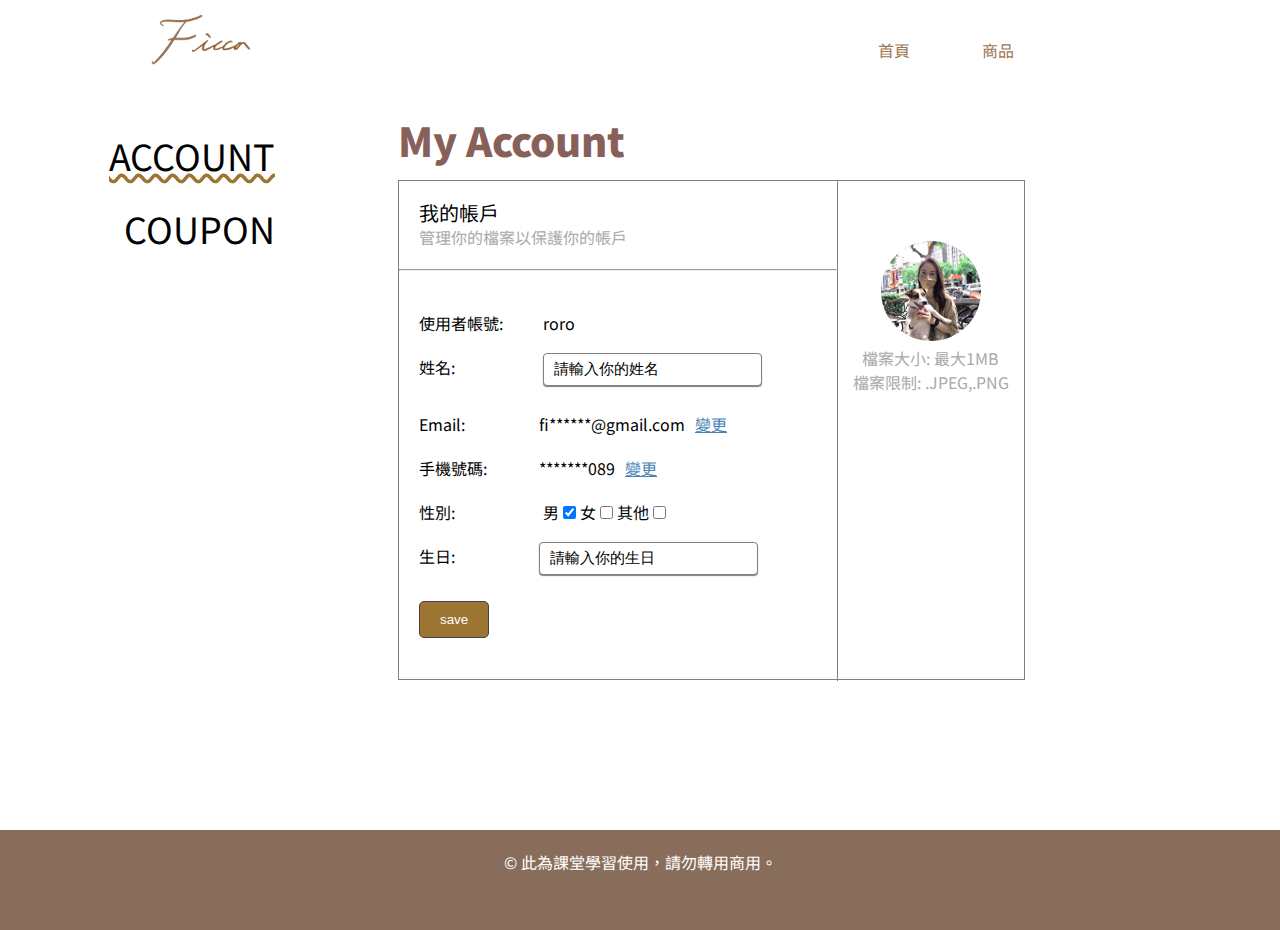
<file: 1231/member.html>
<!DOCTYPE html>
<html lang="en">

<head>
    <meta charset="UTF-8">
    <meta http-equiv="X-UA-Compatible" content="IE=edge">
    <!--RWD記住要加這個-->
    <meta name="viewport" content="width=device-width, initial-scale=1.0">
    <title>Member</title>

    <!--CSS-->
    <link href="css/1231.css" rel="stylesheet" type="text/css">
    <link href="css/product.css" rel="stylesheet" type="text/css">
    <!--jQuery-->
    <script type="text/javascript" src="https://code.jquery.com/jquery-3.2.1.min.js"></script>
    <!--jQuery-->
    <script type="text/javascript" src="js/product.js"></script>
    <script type="text/javascript" src="js/nav.js"></script>

    <!-- Add fancyBox -->
    <link rel="stylesheet" href="fancybox/source/jquery.fancybox.css?v=2.1.7" type="text/css" media="screen" />
    <script type="text/javascript" src="fancybox/source/jquery.fancybox.pack.js?v=2.1.7"></script>
    <!--fontawsome-->
    <link rel="stylesheet" href="https://use.fontawesome.com/releases/v5.15.4/css/all.css"
        integrity="sha384-DyZ88mC6Up2uqS4h/KRgHuoeGwBcD4Ng9SiP4dIRy0EXTlnuz47vAwmeGwVChigm" crossorigin="anonymous">


    <script>
        function showAlert() {
            var myText = "儲存成功";
            alert(myText);
        }



    </script>

</head>

<body>
    <div class="main-content">
        <!--header-->
        <header id="top">
            <div class="h_box">
                <!--logo-->
                <a href="index.html">
                    <img src="images/LOGO.png" height="80px" />
                </a>
                <!--nav-->
                <nav>
                    <ul>
                        <li><a href="index.html">首頁</a></li>
                        <li><a href="product.html">商品</a>
                        </li>
                        <li><a href="member.html"><i class="far fa-user"></a></i></li>
                    </ul>
                </nav>
                <!--不知道是不是加在這邊-->
                <div class="menu"><i class="fas fa-bars" style="color: #87605a;"></i></div>
            </div>
        </header>

        <div class="container member">

            <aside>
                <div class="box"><i class="far fa-user" style=" color: #876d5a; font-size: 30px; padding: 10px; "></i>
                    <div class="word">ACCOUNT</div>
                </div>
                <div class="box"><i class="fas fa-ticket-alt" style=" color: #876d5a; padding: 10px;"></i>
                    <div class="word">COUPON</div>
                </div>

            </aside>

            <section>
                <div class="conbox">
                    <div class="content">

                        <div class="topic">
                            <h1>My Account</h1>
                        </div>

                        <div class="wrap">
                            <!--wrap-->

                            <div class="account left ipad">
                                <div class="img_left"><img src="images/member1.jpg" alt=""></div>
                                <div class="title_top">
                                    <p style="font-size: 20px;">我的帳戶</p>
                                    <p style="color: #A9A9A9;">管理你的檔案以保護你的帳戶</p>
                                </div>
                                <hr>
                                <fieldset>
                                    <form action="">
                                        <label class="title">使用者帳號:
                                        </label> <span>roro</span>
                                        <br>

                                        <label class="title">姓名:</label>

                                        <input type="text" value="請輸入你的姓名">

                                        <br>
                                        <label class="title">Email:</label><span>fi******@gmail.com</span><span
                                            class="change">變更</span>
                                        <br>
                                        <label class="title">手機號碼:</label><span>*******089</span><span
                                            class="change">變更</span>
                                        <br>
                                        <label class="title">性別:</label>
                                        <label class="">男
                                            <input type="checkbox" checked="checked">
                                        </label>

                                        <label class="">女
                                            <input type="checkbox">
                                        </label>

                                        <label class="">其他
                                            <input type="checkbox">
                                        </label>
                                        <br>
                                        <label class="title" >生日:</label><input type="text" value="請輸入你的生日">

                                        <br>
                                        <input class="button" onclick='showAlert()' type="button" value="save"
                                            name="save">
                                    </form>
                                </fieldset>
                            </div>

                            <div class="account left phone">
                                <div class="img_left"><img src="images/member1.jpg" alt=""></div>
                                <div class="title_top">
                                    <p style="font-size: 20px;">我的帳戶</p>
                                    <p style="color: #A9A9A9;">管理你的檔案<br>以保護你的帳戶</p>
                                </div>
                                <hr>
                                <fieldset>
                                    <form action="">
                                        <div class="form_phone">
                                            <label class="title">使用者帳號: </label> <span>roro</span>
                                        </div>

                                        <div class="form_phone">
                                            <label class="title">姓名:</label>
                                            <br>
                                            <input type="text" value="請輸入你的姓名">
                                        </div>
                                        <div class="form_phone">
                                            <label class="title">Email:</label>
                                            <br>
                                            <span>fi******@gmail.com</span><span class="change">變更</span>
                                        </div>
                                        <div class="form_phone">
                                            <label class="title">手機號碼:</label>
                                        <br>
                                        <span>*******089</span><span class="change">變更</span>
                                        </div>
                                        <div class="form_phone">
                                        <label class="title">性別:</label>
                                        <br>
                                        <label class="">男
                                            <input type="checkbox" checked="checked">
                                        </label>

                                        <label class="">女
                                            <input type="checkbox">
                                        </label>

                                        <label class="">其他
                                            <input type="checkbox">
                                        </label>
                                        </div>
                                        <label class="title">生日:
                                            <br>
                                        </label><input type="text" value="請輸入你的生日">

                                        <br>
                                        <input class="button" onclick='showAlert()' type="button" value="save"
                                            name="save">
                                    </form>
                                </fieldset>
                            </div>

                            <div class="right">
                                <img src="images/member1.jpg" alt="">
                                <p> 檔案大小: 最大1MB</p>
                                <p>檔案限制: .JPEG,.PNG</p>
                            </div>

                        </div>

                    </div>


                    <!--Bean-->
                    <div class="content">
                        <div class="topic">
                            <h1>My Coupon</h1>
                        </div>
                        <div class="ilflow coupon">

                            <!--start-->
                            <div class="picbox">
                                <!--套用單張fancybox效果-->
                                <div class="imgbox">
                                    <!--s2和等等jQuery名稱有關 / 點開後會秀出來的相片 / 名稱-->
                                    <img src="images/t1.jpg">
                                    <!--more-->
                                    <div class="fadebox">
                                        <a class="linktext more" href="images/t1.jpg" title="買一送一 揪團一起買">
                                            <div>More</div>
                                        </a>
                                    </div>
                                </div>
                                <h3>買一送一</h3>
                                <p>使用期限: 今天截止</p>

                            </div>

                            <!--start-->
                            <div class="picbox">
                                <!--套用單張fancybox效果-->
                                <div class="imgbox">
                                    <!--s2和等等jQuery名稱有關 / 點開後會秀出來的相片 / 名稱-->
                                    <img src="images/t3.jpg">
                                    <!--more-->
                                    <div class="fadebox">
                                        <a class="linktext more" href="images/t3.jpg" title="八折優惠">
                                            <div>More</div>
                                        </a>
                                    </div>

                                </div>
                                <h3>八折優惠</h3>
                                <p>使用期限: 2022/01/17</p>

                            </div>

                            <!--start-->
                            <div class="picbox">
                                <!--套用單張fancybox效果-->
                                <div class="imgbox">
                                    <!--s2和等等jQuery名稱有關 / 點開後會秀出來的相片 / 名稱-->
                                    <img src="images/t2.jpg">
                                    <!--more-->
                                    <div class="fadebox">
                                        <a class="linktext more" href="images/t2.jpg" title="限量超值優惠">
                                            <div>More</div>
                                        </a>
                                    </div>

                                </div>
                                <h3>限量超值優惠</h3>
                                <p>使用期限: 2022/01/17</p>

                            </div>


                            <!--start-->
                            <div class="picbox">
                                <!--套用單張fancybox效果-->
                                <div class="imgbox">
                                    <!--s2和等等jQuery名稱有關 / 點開後會秀出來的相片 / 名稱-->
                                    <img src="images/t1.jpg">
                                    <!--more-->
                                    <div class="fadebox">
                                        <a class="linktext more" href="images/t1.jpg" title="買一送一 揪團一起買">
                                            <div>More</div>
                                        </a>
                                    </div>
                                </div>
                                <h3>買一送一</h3>
                                <p>使用期限: 2022/01/31</p>

                            </div>
                        </div>
                    </div>
                </div>
            </section>
        </div>
    </div>
    <!--footer-->
    <footer>
        <div class="" >
           &copy; 此為課堂學習使用，請勿轉用商用。
        </div>
    </footer>

</body>

</html>
</file>
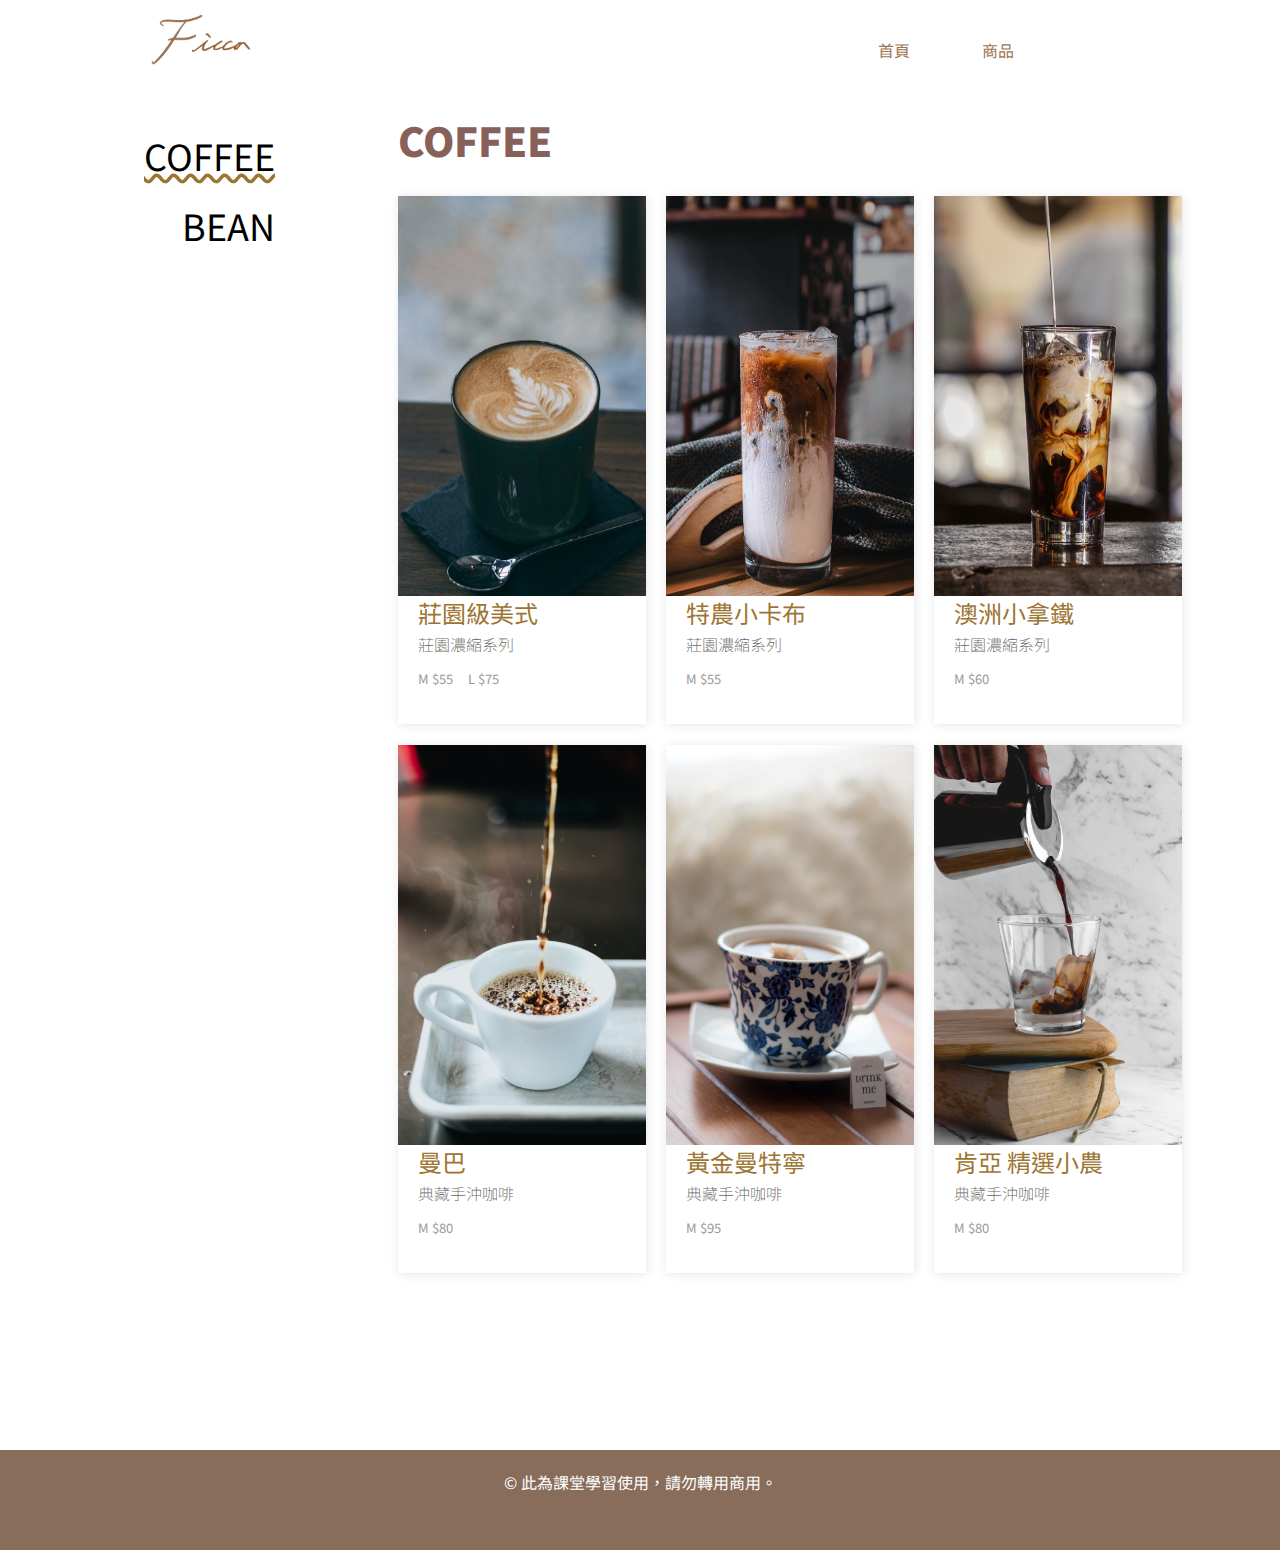
<file: 1231/product.html>
<!doctype html>
<html>

<head>
    <meta charset="utf-8">
    <title>Ficca product</title>
    <!--RWD記住要加這個-->
    <meta name="viewport" content="width=device-width, initial-scale=1.0">
    <!--CSS-->
    <link href="css/1231.css" rel="stylesheet" type="text/css">
    <link href="css/product.css" rel="stylesheet" type="text/css">
    <link rel="stylesheet" href="https://use.fontawesome.com/releases/v5.5.0/css/all.css"
        integrity="sha384-B4dIYHKNBt8Bc12p+WXckhzcICo0wtJAoU8YZTY5qE0Id1GSseTk6S+L3BlXeVIU" crossorigin="anonymous">

    <!--jQuery-->
    <script type="text/javascript" src="https://code.jquery.com/jquery-3.2.1.min.js"></script>
    <script type="text/javascript" src="js/product.js"></script>
    <script type="text/javascript" src="js/nav.js"></script>
    <!-- Add fancyBox -->
    <link rel="stylesheet" href="fancybox/source/jquery.fancybox.css?v=2.1.7" type="text/css" media="screen" />
    <script type="text/javascript" src="fancybox/source/jquery.fancybox.pack.js?v=2.1.7"></script>
    <!--fontawsome-->
    <link rel="stylesheet" href="https://use.fontawesome.com/releases/v5.15.4/css/all.css" integrity="sha384-DyZ88mC6Up2uqS4h/KRgHuoeGwBcD4Ng9SiP4dIRy0EXTlnuz47vAwmeGwVChigm" crossorigin="anonymous">   
</head>

<body>
    <div class="main-content">
       <!--header-->
       <header id="top">
        <div class="h_box">
            <!--logo-->
            <a href="index.html">
                <img src="images/LOGO.png" height="80px" />
            </a>
            <!--nav-->
            <nav>
                <ul>
                    <li><a href="index.html">首頁</a></li>
                    <li><a href="product.html">商品</a>
                    </li>
                    <li><a href="member.html"><i class="far fa-user"></a></i></li>
                </ul>
            </nav>
            <!--不知道是不是加在這邊-->
            <div class="menu"><i class="fas fa-bars" style="color: #87605a;"></i></div>
        </div>
    </header>

        <div class="container">

            <aside>
                <div class="box">COFFEE</div>
                <div class="box">BEAN</div>

            </aside>

            <section>
                <div class="conbox">
                    <div class="content">
                        <div class="topic"><h1>COFFEE</h1></div>
                        <div class="picflow">
                            <div class="picbox">

                                <!--套用單張fancybox效果-->
                                <div class="imgbox">
                                    <!--s2和等等jQuery名稱有關 / 點開後會秀出來的相片 / 名稱-->
                                    <img src="images/p1.jpg">
                                    <!--more-->
                                    <div class="fadebox">
                                        <a class="linktext more" href="images/p1.jpg" title="莊園級美式">
                                            <div>More</div>
                                        </a>
                                    </div>

                                </div>
                                <h3>莊園級美式</h3>
                                <p>莊園濃縮系列</p>
                                <div class="head">

                                    <span>M $55 &nbsp; &nbsp; L $75</span>
                                </div>
                            </div>
                            <!--start-->
                            <div class="picbox">
                                <!--套用單張fancybox效果-->
                                <div class="imgbox">
                                    <!--s2和等等jQuery名稱有關 / 點開後會秀出來的相片 / 名稱-->
                                    <img src="images/p5.jpg">
                                    <!--more-->
                                    <div class="fadebox">
                                        <a class="linktext more" href="images/p5.jpg" title="曼巴">
                                            <div>More</div>
                                        </a>
                                    </div>

                                </div>
                                <h3>曼巴</h3>
                                <p>典藏手沖咖啡</p>
                                <div class="head">
                                    <span>M $80</span>
                                </div>
                            </div>

                            <!--start-->
                            <div class="picbox">
                                <!--套用單張fancybox效果-->
                                <div class="imgbox">
                                    <!--s2和等等jQuery名稱有關 / 點開後會秀出來的相片 / 名稱-->
                                    <img src="images/p3.jpg">
                                    <!--more-->
                                    <div class="fadebox">
                                        <a class="linktext more" href="images/p3.jpg" title="特農小卡布">
                                            <div>More</div>
                                        </a>
                                    </div>

                                </div>
                                <h3>特農小卡布</h3>
                                <p>莊園濃縮系列</p>
                                <div class="head">
                                    <span>M $55</span>
                                </div>
                            </div>

                            <!--start-->
                            <div class="picbox">
                                <!--套用單張fancybox效果-->
                                <div class="imgbox">
                                    <!--s2和等等jQuery名稱有關 / 點開後會秀出來的相片 / 名稱-->
                                    <img src="images/p4.jpg">
                                    <!--more-->
                                    <div class="fadebox">
                                        <a class="linktext more" href="images/p4.jpg" title="黃金曼特寧">
                                            <div>More</div>
                                        </a>
                                    </div>

                                </div>
                                <h3>黃金曼特寧</h3>
                                <p>典藏手沖咖啡</p>
                                <div class="head">
                                    <span>M $95</span>
                                </div>
                            </div>

                            <!--start-->
                            <div class="picbox">
                                <!--套用單張fancybox效果-->
                                <div class="imgbox">
                                    <!--s2和等等jQuery名稱有關 / 點開後會秀出來的相片 / 名稱-->
                                    <img src="images/p2.jpg">
                                    <!--more-->
                                    <div class="fadebox">
                                        <a class="linktext more" href="images/p2.jpg" title="澳洲小拿鐵">
                                            <div>More</div>
                                        </a>
                                    </div>

                                </div>
                                <h3>澳洲小拿鐵</h3>
                                <p>莊園濃縮系列</p>
                                <div class="head">
                                    <span>M $60</span>
                                </div>
                            </div>
                            <!--start-->
                            <div class="picbox">
                                <!--套用單張fancybox效果-->
                                <div class="imgbox">
                                    <!--s2和等等jQuery名稱有關 / 點開後會秀出來的相片 / 名稱-->
                                    <img src="images/p6.jpg">
                                    <!--more-->
                                    <div class="fadebox">
                                        <a class="linktext more" href="images/p6.jpg" title="肯亞 精選小農">
                                            <div>More</div>
                                        </a>
                                    </div>

                                </div>
                                <h3>肯亞 精選小農</h3>
                                <p>典藏手沖咖啡</p>
                                <div class="head">
                                    <span>M $80</span>
                                </div>
                            </div>
                        </div>
                    </div>

                    <!--Bean-->
                    <div class="content">
                        <div class="topic"><h1>Bean</h1></div>
                        <div class="ilflow">

                            <!--start-->
                            <div class="picbox">
                                <!--套用單張fancybox效果-->
                                <div class="imgbox bean">
                                    <!--s2和等等jQuery名稱有關 / 點開後會秀出來的相片 / 名稱-->
                                    <img src="images/bean1.jpg">
                                    <!--more-->
                                    <div class="fadebox">
                                        <a class="fancybox more" rel="gallery1" href="images/bean1.jpg">
                                            <div>More</div>
                                        </a>
                                        <a class="fancybox" rel="gallery1" href="images/bean2.jpg"></a>
                                        <a class="fancybox" rel="gallery1" href="images/bean3.jpg"></a>
                        
                                    </div>

                                </div>
                                <h3>瓜地馬拉</h3>
                                <p>莊園濃縮系列</p>
                                <div class="head">
                                    <span>M $60</span>
                                </div>
                            </div>

                            <!--start-->
                            <div class="picbox">
                                <!--套用單張fancybox效果-->
                                <div class="imgbox bean">
                                    <!--s2和等等jQuery名稱有關 / 點開後會秀出來的相片 / 名稱-->
                                    <img src="images/bean4.jpg">
                                    <!--more-->
                                    <div class="fadebox">
                                        <a class="fancybox more" rel="gallery1" href="images/bean4.jpg">
                                            <div>More</div>
                                        </a>
                                        <a class="fancybox" rel="gallery1" href="images/bean5.jpg"></a>
                                       
                                        
                                    </div>

                                </div>
                                <h3>衣索比亞</h3>
                                <p>莊園濃縮系列</p>
                                <div class="head">
                                    <span>M $60</span>
                                </div>
                            </div>

                            <!--start-->
                            <div class="picbox">
                                <!--套用單張fancybox效果-->
                                <div class="imgbox bean">
                                    <!--s2和等等jQuery名稱有關 / 點開後會秀出來的相片 / 名稱-->
                                    <img src="images/bean7.jpg">
                                    <!--more-->
                                    <div class="fadebox">
                                        <a class="fancybox more" rel="gallery1" href="images/bean7.jpg">
                                            <div>More</div>
                                        </a>
                                        <a class="fancybox" rel="gallery1" href="images/bean8.jpg"></a>
                                        <a class="fancybox" rel="gallery1" href="images/bean9.jpg"></a>
                                        
                                    </div>

                                </div>
                                <h3>澳洲小拿鐵</h3>
                                <p>莊園濃縮系列</p>
                                <div class="head">
                                    <span>M $60</span>
                                </div>
                            </div>
                        </div>
                    </div>
                </div>
            </section>
        </div>
    </div>
    <!--footer-->
    <footer>
        <div class="">
           &copy; 此為課堂學習使用，請勿轉用商用。
        </div>
    </footer>

</body>

</html>
</file>
<file: 1231/css/1231.css>
@charset "utf-8";
/* CSS Document */
/*@import url("nav.css");*/
/*@import url('https://fonts.googleapis.com/css2?family=Noto+Serif+TC:wght@400;900&display=swap');
@import url('https://fonts.googleapis.com/css2?family=Noto+Sans+TC:wght@100;300;400&display=swap');
@import url('https://fonts.googleapis.com/css2?family=Courgette&display=swap');
@import url('https://fonts.googleapis.com/css2?family=Oooh+Baby&display=swap');*/
@import url('https://fonts.googleapis.com/css2?family=Noto+Sans+TC:wght@100;300;400&display=swap');
@import url('https://fonts.googleapis.com/css2?family=IBM+Plex+Sans:wght@300;400&family=Qwitcher+Grypen:wght@400;700&display=swap');

/* CSS Document */
@import url("rwd.css");

/*For 手機*/
*{
	margin:0;
	padding:0;
}

body{
	font-family: 'Noto Sans TC', sans-serif;
	/*background: rgba(255, 190, 10, .1);*/
	line-height:1.5em;
}

::-moz-selection{ /* Firefox */
    color:rgba(255, 255, 255, 1);
    background: #DABEA7;
}
::selection{
    color:rgba(255, 255, 255, 1);
    background: #DABEA7;
}


html,body{
	height: 100%;
	/* background-color: azure; */
  }

  .main-content{
	  min-height: 100%;
	 
	  padding-bottom:50px;
  } 

h1{
    font-family: 'Noto Sans TC', sans-serif;
    font-weight:900;
    font-size:40px;
    color: #87605a;
    line-height:2em; /*2被行高*/
}

/*header*/
header{
	width:100%;
	height: 100px;

	background: rgba(255, 255, 255, 1);
	box-sizing:border-box;
	margin:auto;

	position: -webkit-sticky;
	position: sticky;
	top: 0;

	z-index: 2000;/*不然header會被後面吃掉*/
}

.h_box{
    width:80%;
    margin:auto;
	position: relative;
}
.h_box img{
    float:left;
}

/* nav bar */
nav{
	width:100%;
	margin:auto;
	text-align:center;
	background: #DABEA7 1px;
	
	
}

nav li{
	display: block;
	border-bottom:solid rgba(255, 255, 255, 1) 1px;
}

nav li a{
	display: inline-block;
	width:100%;
	padding:20px 30px;

	color: rgba(255, 255, 255, 1);
	text-decoration: none;
}

nav li a:hover{
	background:#876d5a;
}




/*RWD 手機導航列變成按鈕跑出*/
.menu{
	position:absolute;
	right:20px;
	top:20px;
	width:30px;
	height:30px;
	font-size:30px;
	display:block;
	color: #87605a;

}

.menu:hover{
	cursor:pointer;
}



footer{
	clear: both;
	position: relative;
	top: -100px;
	height: 100px;
	text-align:center;
	color:rgba(255, 255, 255, 1);
	background-color: #876d5a;
	padding: 20px;
  }

footer img{
	width:100px; 
	height: 90%;
  }

h1{
    font-family: 'Noto Sans TC', sans-serif;
    font-weight:900;
    font-size:40px;
    color: #87605a;
    line-height:2em; /*2被行高*/
}

table{
	margin: 30px;
	width:80%;
	/*margin-left: 10%;*/
	font-size: 8px;
	
}
.margintest{
	padding:10px;
	width: 80%;
}


/* For tablets */
@media only screen and (min-width: 768px) {
	nav{
		width: auto;
		float: right;
		z-index: 10000;
		text-align:none;
		background: rgba(255, 255, 255, 1);
	} 
	nav ul{
		list-style: none;
	}
	
	nav li{
		position:relative;
		display: inline-block;
		border-bottom: none;
	}
	
	/*==============level 1==============*/
	nav li a{
		display:block;
		width:100px;
		font-size:16px;
		line-height:100px;
		color: #9D7553;
		text-decoration:none;
		text-align:center;
		padding: 0%;
	}
	
	nav li a:hover{
		text-decoration-line: underline;
		text-decoration-style: wavy; /*QQ的波浪底線*/
	}
	
	/*==============level 2==============*/
	nav li ul{
		position: absolute; /*希望可以固定在一個區塊*/
		display:none;
		left: 0;    
		margin: 0;
	}
	
	/*大於的符號*/
	nav ul li:hover > ul{
		display: block;
	}
	
	nav ul li:hover > a{ 
		color:rgba(255, 255, 255, 1);
		background: #9D7553;
	}
	
	nav ul ul a{
		margin:0;   
		color:#9D7553;
		background: rgba(255, 255, 255, 1);
	}
	
	nav ul ul a:hover{
		color: rgba(255, 255, 255, 1);
		background: #9D7553;
		text-decoration-line: underline;
		text-decoration-style: wavy;
	}
	
	/*==============level 3 and more==============*/
	nav ul ul li:hover > ul{
		display: block;
		position: absolute;
		top: 0;    
		left: 100%; /*想要他往右邊呈現*/
	}
	
	.menu{
		display:none;
	}

	table{
		width:600px;
		font-size: 14px;
		margin-left: 20%;
		
	}
	footer{
		height: 100px;
	}
	/*footer img{
		width:200px; 
		height: 90%;
	}*/
		
}

/* For desktop */
@media only screen and (min-width: 1200px) {
	table{
		width:800px;
		font-size: 14px;
		
	}
}
</file>
<file: 1231/css/product.css>
@charset "utf-8";
/* CSS Document */

*{
	padding:0;
	margin:0;
}

body{
	
	line-height:1.5em;
}

/*flex_container*/
.container{
	position: relative;/*20220105自己加的*/


	display: block;
	height:auto;
	min-height: 3600px; /*important for setting footer or other nonflex items*/
}
.container.member{
	min-height: 1300px;
}
aside{
	/*-webkit-flex: none;
	flex: none;
	width: 80%;*/
	box-sizing:border-box;
	
	/*新加的*/
	margin: 0px auto;
	text-align: center;
  	width:100%

	
}


section{
	display: -webkit-flex;
	display: flex;
	-webkit-flex: 1;
	flex: 1;
	-webkit-align-items: center;
	align-items: center;
	-webkit-justify-content: center;
	justify-content: center;
	height:auto;
	box-sizing:border-box;
	/*padding:80px 0px;*/
}

.box{
	display: inline-block;
	vertical-align: middle;
	box-sizing:border-box;
	text-align:center;
	font-size: 36px;
	line-height: 50px;
}

.conbox{
	position:relative;
	width:80%;
	height:100%;
	overflow: visible;
}

.content{
	position:absolute;
	top:0;
	left:0;
	width:100%;
	display:none;
	box-sizing:border-box;
	
}

.content img{
	width:100%;	
}

.box:hover{	
	text-decoration:underline wavy;
	-webkit-text-decoration-color: #9d7533; /* Safari */    
    text-decoration-color: #9d7533;
	cursor:pointer;
}

.ch_bg{
	text-decoration:underline wavy;
	-webkit-text-decoration-color: #9d7533; /* Safari */    
    text-decoration-color: #9d7533;
}

.picflow{
	width:100%;
	margin: auto;
	-webkit-column-count: 1; /* Chrome, Safari, Opera */
    -moz-column-count: 1; /* Firefox */
    column-count: 1;
    -webkit-column-gap: 20px; /* Chrome, Safari, Opera */
    -moz-column-gap: 20px; /* Firefox */
    column-gap: 20px;
	max-width: 300px;
}

.ilflow{
	width:100%;
	margin: auto;
	-webkit-column-count: 1; /* Chrome, Safari, Opera */
    -moz-column-count: 1; /* Firefox */
    column-count: 1;
    -webkit-column-gap: 20px; /* Chrome, Safari, Opera */
    -moz-column-gap: 20px; /* Firefox */
    column-gap: 20px;
	max-width: 300px;
}

.picbox{
	display: inline-block;
	box-sizing:border-box;
	width:100%;
	background:rgba(255,255,255,1);
	margin:12pt 0px 0pt;
	overflow:hidden;
	background:rgba(255,255,255,1);
	z-index:10;
	box-shadow: 1px 1px 10px rgba(229,229,229,1);
	
}



.imgbox:hover img{
	-webkit-filter: brightness(30%);
	filter: brightness(30%);
}

.imgbox{
    position: relative;
	width:100%;
    height:400px;
    overflow:hidden;
}
.bean{
	height: 300px;
}

.coupon .imgbox{
	height: 150px;
}
.coupon .imgbox img{
	height: 150px;
}


.imgbox:hover .fadebox{
	opacity: 1; /* 完全不透明 */
}


.picbox img{
	width:100%;
	height: 400px;
	float:left;
}

.picbox:hover{
	cursor: pointer;
}

.picbox .imgbox img{	
	-ms-transform: scale(1.2,1.2); /* IE 9 */
    -webkit-transform: scale(1.2,1.2); /* Safari */
    transform: scale(1.2,1.2); /* Standard syntax */
	
	transition: transform 1.5s;
	-webkit-transition: transform 1.5s;
	
	transition-timing-function: ease-in-out;
	-webkit-transition-timing-function: ease-in-out;/* Safari */
}

.picbox:hover .imgbox img{
	-ms-transform: scale(1,1); /* IE 9 */
    -webkit-transform: scale(1,1); /* Safari */
    transform: scale(1,1); /* Standard syntax */
}

.picbox h3{
	box-sizing:border-box;
	padding:5px 20px;
	font-weight:400;
	font-size:24px;
	color: #9d7533;
}

.picbox p{
	box-sizing:border-box;
	font-weight:200;
	line-height:1.2em;
	padding:5px 20px;
	color:rgba(102,102,102,1);
}

.head{
	display:inline-block;
	padding:0px 20px 20px;
}


.head span{
	float:left;
	font-size:13px;
	color:rgba(153,153,153,1);
	line-height:40px;
	
}
.head img{
	float:left;
	width:40px;
	height:40px;
	border-radius: 50%;
}
.nav_icon{
	color: rgba(255,204,0,1);
}

.topic{
	display: none;
}
.newline{
	word-wrap:break-word;
}

/*fadebox 是黑色的底*/
.fadebox{
	position: absolute;
	top: 50%;
	left: 50%;
	-ms-transform: translate(-50%, -50%);
	-webkit-transform: translate(-50%, -50%);
	transform: translate(-50%, -50%);
	opacity: 0;
}
.more{
	display: block;
	font-size: 16px;
	padding: 10px 20px;
	color: rgba(255, 255, 255, 1);
	text-decoration: none;
	background:#9d7533;
}

.more:hover{
	color: #9d7533;
	background: rgba(255, 255, 255, 1);
}
.word{
	display: none;
}

/*Member account*/
.account.ipad{
	display: none;
}
.wrap {
	/*父元素*/
	display: flex;
	justify-content: space-between;
	width:100%; 
	height: 700px; 
	border: gray 1px solid;
}

.left {
	/*background: red;*/
	width: 100%;
	height: 700px;
}
.img_left img{
	border-radius: 50% ; 
	height: 50px; 
	width: 50px;
	float: left;
	margin: 20px;
	margin-bottom: 0px;
}
.right {
	display: none;
}

input[type=text] {
	width: 80%;
	padding: 7px 10px;
	margin: 6px 0;
	display: inline-block;
	border: 1px solid gray;
	border-radius: 4px;
	box-sizing: border-box;
	font-Weight: 100;
	font-size: 15px;
	box-shadow: 0 1px 1px gray;
}
.title_top{
	margin:20px;
}


fieldset {
	margin-top: 20px;
	border: none;
	margin-left: 20%;
}

.change{
	margin-left: 10px;
	color: 	#4682B4;
	text-decoration:underline;
	cursor: pointer;
}

.button {
	background-color: #9d7533;
	color: white;
	border: 1px solid #4c3b4d;
	border-radius: 5px;
	padding: 0;
	cursor: pointer;
	padding: 10px 20px;
	margin-top: 20px;
	margin-left: auto;
	margin-right: auto;

}

.form_phone{
	margin-bottom: 10px;
}
.form_phone span{
	font-size: 13px;
}
input:focus{
    border-color: #9d7533;
    outline: 0;
    -webkit-box-shadow: inset 0 1px 1px rgba(0,0,0,.075),0 0 8px #4c3b4d;
    box-shadow: inset 0 1px 1px rgba(0,0,0,.075),0 0 8px #4c3b4d
}

/* For tablets */
@media only screen and (min-width: 768px) {
	.account.ipad{
		display: block;
	}
	.account.phone{
		display: none;
	}
	.container{
		
		min-height: 2000px; /*important for setting footer or other nonflex items*/
	}
	.container.member{
		min-height: 800px;
	}
	
	.box{
		
		padding:10px 30px;
	}
	
	.imgbox{
		position: relative;
		width:100%;
		height: 400px;
		overflow:hidden;
	}
	.bean{
		height: 300px;
	}
	.picflow{
		width:100%;
		margin: auto;
		-webkit-column-count: 2; /* Chrome, Safari, Opera */
		-moz-column-count: 2; /* Firefox */
		column-count: 2;
		-webkit-column-gap: 20px; /* Chrome, Safari, Opera */
		-moz-column-gap: 20px; /* Firefox */
		column-gap: 20px;
		max-width: 600px;
	}
	.ilflow{
		width:100%;
		margin: auto;
		-webkit-column-count: 2; /* Chrome, Safari, Opera */
		-moz-column-count: 2; /* Firefox */
		column-count: 2;
		-webkit-column-gap: 20px; /* Chrome, Safari, Opera */
		-moz-column-gap: 20px; /* Firefox */
		column-gap: 20px;
		max-width: 600px;
	}
	.content{
		position:absolute;
		top:0;
		left:0;
		width:100%;
		display:none;
		box-sizing:border-box;
		padding:none;
	}
	
	.word{
		display: inline;
	}
	/*Member account*/
	.left {
		/*background: red;*/
		width: 70%;
		height: 200px;
	}
	.img_left{
		display: none;
	}
	.right {
		/*background: blue;*/
		width: 30%;
		height: 500px;
		text-align: center;
		border-left: solid gray 1px;
		padding-top: 60px;
		display: block;
	}
	.right img{
		border-radius: 50% ; 
		height: 100px; 
		width: 100px;
	}
	.right p{
		color: #A9A9A9;
	}
	.wrap {
		width: 100%;
		height: 500px;
	}
	input[type=text] {
		width: 50%;
	}
	.title {
		display: inline-block;
		width: 100px;
		margin-top: 20px;
		margin-left: 20px;
		margin-right: 20px;
	}
	fieldset{
		margin-left: 0px;
	}
	.button{
		margin-left: 20px;
	}
	
}
/* For desktop */
@media only screen and (min-width: 1200px) {
	
	.container{
		position: relative;/*20220105自己加的*/
		display: -webkit-flex;
		display: flex;
		height:auto;
		min-height: 1400px; /*important for setting footer or other nonflex items*/
	}
	.container.member{
		min-height: 780px;
	}
	aside{
		-webkit-flex: none;
		flex: none;
		width: 300px;
		box-sizing:border-box;
		padding:20px 5px;
	}
	.box{
		width: 300px;
		box-sizing:border-box;
		padding:10px 30px;
		text-align:right;
		font-size: 36px;
		line-height: 50px;
	}
	
	.picflow{
		width:100%;
		margin: auto;
		-webkit-column-count: 3; /* Chrome, Safari, Opera */
		-moz-column-count: 3; /* Firefox */
		column-count: 3;
		-webkit-column-gap: 20px; /* Chrome, Safari, Opera */
		-moz-column-gap: 20px; /* Firefox */
		column-gap: 20px;
		max-width: none;
		min-width: 300px;
	}
	.ilflow{
		max-width: none;
	}
	.content{
		padding:0px 0px 150px 0px;
	}
	.topic{
		display: block;
	}
	.bean{
		height: 400px;
	}
	/*Member account*/
	.wrap {
		width: 80%;
		height: 500px;
	}
	.coupon .imgbox{
		height: 200px;
	}
	.coupon .imgbox img{
		height: 200px;
	}
}
</file>
